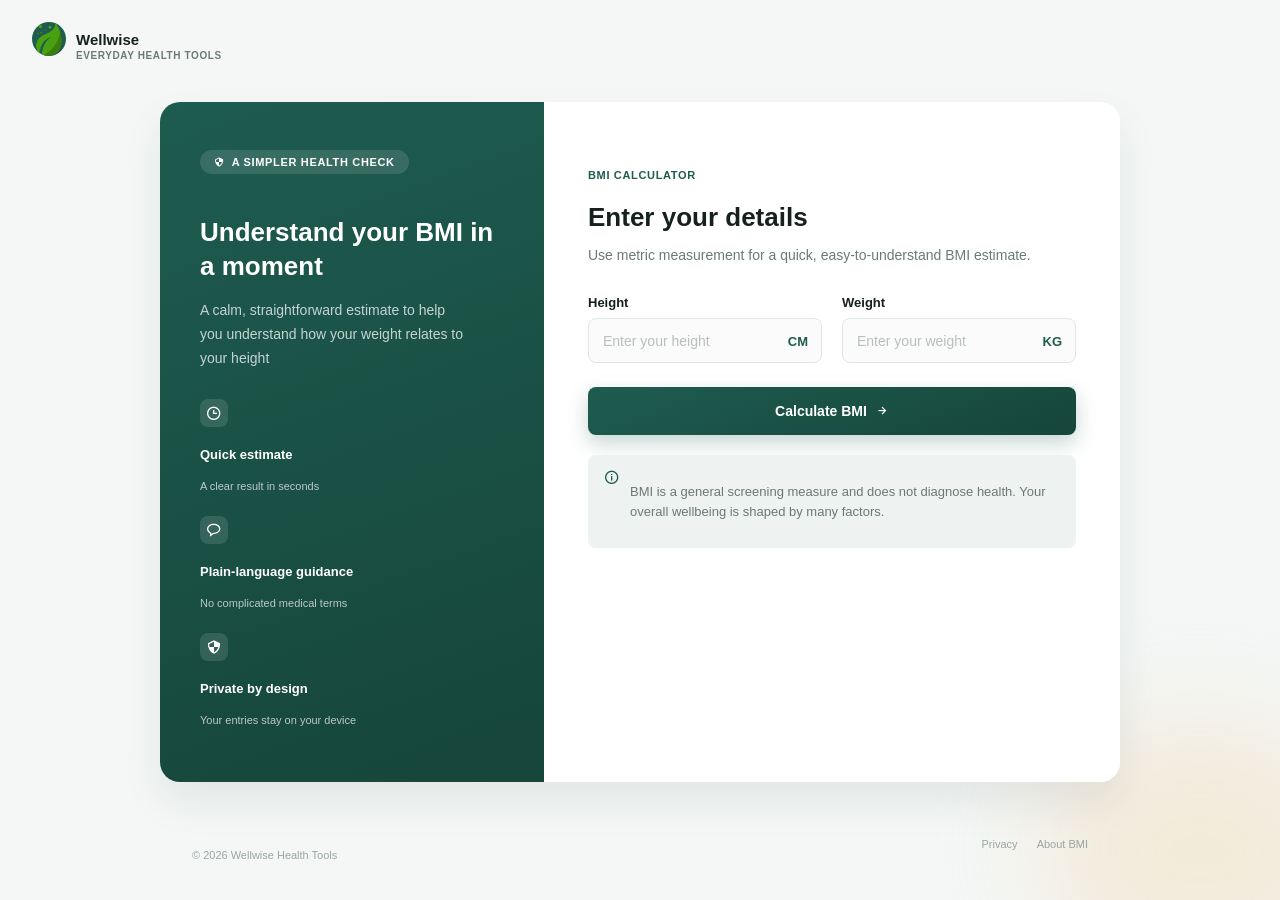
<file: index.html>
<!DOCTYPE html>
<html>
<head>
    <meta charset="UTF-8">
    <meta name="description" content="Free Web tutorials">
    <meta name="keywords" content="HTML, CSS, JavaScript">
    <meta name="author" content="John Doe">
    <meta name="viewport" content="width=device-width, initial-scale=1.0"> 
    <meta name="google-site-verification" content="0bkXFt2g_6OE0Pd281PiGgFS-j4vz4OYF9jkLHniqkI" />
    <link rel="stylesheet" href="style.css">
    <link href='https://unpkg.com/boxicons@2.1.4/css/boxicons.min.css' rel='stylesheet'>
    <title>BMI Calculator</title>
</head>
<body>

    <div class="circle"></div>

    <header>
        <div class="header">
            <img src="leaf.png" class="icon">
            <h3 class="text-icon">Wellwise<span id="text-span">EVERYDAY HEALTH TOOLS</span></h3>
        </div>
    </header>

    <div class="content">

        <div class="aside">
            <aside>
                <span class="badge"><i class='bx bx-shield-quarter'></i> A SIMPLER HEALTH CHECK</span>
                <h2 class="h2-aside">Understand your<span class="haside"> BMI in a moment</span></h2>
                <p class="aside-p">A calm, straightforward estimate to help<br>you understand how your weight relates to<br>your height</p>

                <div class="icons">
                    <div class="clock-icon">
                        <i class='bx bx-time'></i>
                    </div>
                    <h3 class="h-i">Quick estimate</h3>
                    <p class="p1">A clear result in seconds</p>

                    <div class="m-icon">
                        <i class='bx bx-message-rounded'></i>
                    </div>
                    <h3 class="h-i">Plain-language guidance</h3>
                    <p class="p1">No complicated medical terms</p>

                    <div class="shield-icon">
                        <i class='bx bx-shield-quarter'></i>
                    </div>
                    <h3 class="h-i">Private by design</h3>
                    <p class="p1">Your entries stay on your device</p>
                </div>
            </aside>
        </div>

        <section class="bmi-section">
            <h5 class="h5">BMI CALCULATOR</h5>
            <h1 class="m-h1">Enter your details</h1>
            <p class="p-section">Use metric measurement for a quick, easy-to-understand BMI estimate.</p>

            <form class="form-input">
                <div class="form">

                    <div class="input-group">
                        <label class="Height">Height</label>
                        <div class="input-box">
                            <input type="number" class="height" placeholder="Enter your height">
                            <span>CM</span>
                        </div>
                    </div>

                    <div class="input-group">
                        <label class="Weight">Weight</label>
                        <div class="input-box">
                            <input type="number" class="weight" placeholder="Enter your weight">
                            <span>KG</span>
                        </div>
                    </div>

                </div>

                <button class="btn" type="button">Calculate BMI <i class='bx bx-right-arrow-alt'></i></button>

                <div class="note-box">
                    <i class='bx bx-info-circle'></i>
                    <p>BMI is a general screening measure and does not diagnose health. Your overall wellbeing is shaped by many factors.</p>
                </div>
            </form>
        </section>

    </div>

    <footer>
        <p>&copy; 2026 Wellwise Health Tools</p>
        <div class="footer-links">
            <a href="#">Privacy</a>
            <a href="#">About BMI</a>
        </div>
    </footer>
<script src="script.js"></script>
</body>
</html>
</file>
<file: style.css>
* {
    box-sizing: border-box;
}

body {
    width: 100%;
    min-height: 100vh;
    margin: 0;
    font-family: -apple-system, BlinkMacSystemFont, 'Segoe UI', Roboto, Arial, sans-serif;
    background-color: #f4f7f6;
    color: #6b7a76;
    position: relative;
    overflow-x: hidden;
}

/* decorative soft corner blob, like the screenshot */
.circle {
    position: fixed;
    bottom: -80px;
    right: -80px;
    width: 320px;
    height: 260px;
    background: #f2e2c8;
    filter: blur(50px);
    opacity: 0.6;
    border-radius: 50%;
    z-index: -1;
}

/* =========================
   HEADER / NAV
========================= */

header {
    padding: 16px 32px;
}

.header {
    display: flex;
    align-items: center;
    gap: 10px;
}

.icon {
    border: none;
    border-radius: 50%;
    background-color: #1e5c4f;
    width: 34px;
    height: 34px;
    margin-left: 0;
    transform: none;
}

.text-icon {
    display: flex;
    flex-direction: column;
    font-size: 15px;
    font-family: inherit;
    font-weight: 700;
    color: #16211e;
    line-height: 1.25;
    margin-bottom: 0;
    transform: none;
}

#text-span {
    display: block;
    font-size: 10px;
    font-family: inherit;
    letter-spacing: 0.06em;
    color: #6b7a76;
}

/* =========================
   CARD LAYOUT
========================= */

.content {
    width: 100%;
    max-width: 960px;
    min-height: auto;
    height: auto;
    margin: 24px auto 40px;
    border: 0;
    border-radius: 20px;
    display: flex;
    overflow: hidden;
    box-shadow: 0 20px 40px rgba(20, 40, 35, 0.08);
    background-color: #ffffff;
}

/* =========================
   LEFT PANEL (aside)
========================= */

.aside {
    width: 40%;
    min-height: auto;
    height: auto;
    background: linear-gradient(160deg, #1e5c4f, #16453b);
    border-radius: 0;
}

.aside aside {
    display: block;
    height: 100%;
    padding: 48px 40px;
}

.badge {
    display: inline-flex;
    align-items: center;
    gap: 6px;
    background: rgba(255, 255, 255, 0.12);
    border-radius: 999px;
    padding: 6px 14px;
    font-size: 11px;
    font-weight: 600;
    letter-spacing: 0.06em;
    text-transform: uppercase;
    color: #ffffff;
    margin-bottom: 20px;
}

.h2-aside {
    font-size: 26px;
    line-height: 1.3;
    justify-content: flex-start;
    align-items: flex-start;
    display: block;
    color: white;
    font-weight: 700;
    margin-bottom: 16px;
}

.h2-aside .haside {
    justify-content: flex-start;
    align-items: flex-start;
    display: inline;
    padding-bottom: 0;
}

.aside-p {
    font-size: 14px;
    line-height: 1.7;
    font-family: inherit;
    color: rgba(255, 255, 255, 0.75);
    margin-bottom: 28px;
}

.icons {
    display: flex;
    flex-direction: column;
    gap: 16px;
}

.clock-icon,
.shield-icon,
.m-icon {
    width: 28px;
    height: 28px;
    border-radius: 8px;
    background: rgba(255, 255, 255, 0.12);
    display: flex;
    align-items: center;
    justify-content: center;
    flex-shrink: 0;
    color: #ffffff;
    margin-bottom: 4px;
}

.h-i {
    font-size: 13px;
    font-weight: 600;
    color: #ffffff;
    margin-bottom: 2px;
    margin-top: 0;
    transform: none;
}

.p1 {
    font-size: 11px;
    color: rgba(255, 255, 255, 0.7);
    margin-top: 0;
    margin-bottom: 8px;
    transform: none;
}

/* =========================
   BMI SECTION (right panel)
========================= */

.bmi-section {
    width: 60%;
    min-height: auto;
    padding: 48px 44px;
    display: block;
    border: none;
    border-radius: 0;
    background-color: #ffffff;
}

.h5 {
    font-size: 11px;
    font-family: inherit;
    font-weight: 700;
    letter-spacing: 0.06em;
    text-transform: uppercase;
    color: #1e5c4f;
    transform: none;
    margin-bottom: 8px;
}

.m-h1 {
    font-size: 26px;
    font-family: inherit;
    font-weight: 700;
    color: #16211e;
    transform: none;
    margin-bottom: 8px;
}

.p-section {
    font-size: 14px;
    font-family: inherit;
    transform: none;
    color: #6b7a76;
    margin-bottom: 32px;
}

/* =========================
   FORM
========================= */

.form-input {
    width: 100%;
}

.form {
    display: flex;
    flex-direction: row;
    gap: 20px;
    width: 100%;
    margin-bottom: 24px;
}

.input-group {
    flex: 1;
    min-width: 0;
}

.Height,
.Weight {
    display: block;
    font-size: 13px;
    font-weight: 600;
    font-family: inherit;
    color: #16211e;
    margin-bottom: 8px;
}

.input-box {
    position: relative;
    width: 100%;
}

.height,
.weight {
    width: 100%;
    max-width: 100%;
    height: 45px;
    padding: 8px 44px 8px 14px;
    font-size: 14px;
    font-family: inherit;
    border-radius: 8px;
    border: 1px solid #e0e6e4;
    background-color: #fafbfa;
    color: #16211e;
}

.height::placeholder,
.weight::placeholder {
    color: #b7c0bd;
}

.height:focus,
.weight:focus {
    outline: none;
    border-color: #1e5c4f;
    box-shadow: 0 0 0 3px rgba(30, 92, 79, 0.12);
}

.input-box span {
    position: absolute;
    right: 14px;
    top: 50%;
    transform: translateY(-50%);
    color: #1e5c4f;
    font-size: 13px;
    font-weight: 600;
    font-family: inherit;
    pointer-events: none;
}

/* =========================
   BUTTON
========================= */

.btn {
    display: flex;
    width: 100%;
    margin-top: 0;
    margin-right: 0;
    transform: none;
    padding: 16px;
    border: none;
    border-radius: 8px;

    background: linear-gradient(160deg, #1e5c4f, #16453b);
    color: #ffffff;

    font-size: 14px;
    font-family: inherit;
    font-weight: 600;

    box-shadow: 0 8px 20px rgba(30, 92, 79, 0.25);

    cursor: pointer;

    align-items: center;
    justify-content: center;
    gap: 8px;

    transition: transform 0.15s ease,
                box-shadow 0.15s ease;
}

.btn:hover {
    transform: translateY(-1px);
    box-shadow: 0 12px 24px rgba(30, 92, 79, 0.3);
}

/* =========================
   NOTE BOX (disclaimer)
========================= */

.note-box {
    display: flex;
    gap: 10px;
    align-items: flex-start;
    background: #eef2f1;
    border-radius: 8px;
    padding: 14px 16px;
    margin-top: 20px;
    font-size: 13px;
    line-height: 1.5;
    color: #6b7a76;
}

.note-box i {
    flex-shrink: 0;
    color: #1e5c4f;
    font-size: 16px;
}

/* =========================
   FOOTER
========================= */

footer {
    display: flex;
    justify-content: space-between;
    max-width: 960px;
    margin: 0 auto;
    padding: 16px 32px;
    font-size: 11px;
    color: #9aa6a2;
}

.footer-links a {
    color: #9aa6a2;
    text-decoration: none;
    margin-left: 16px;
}

/* =========================
   TABLET
========================= */

@media (max-width: 768px) {

    .content {
        width: 90%;
        flex-direction: column;
    }

    .aside {
        width: 100%;
    }

    .aside aside {
        padding: 32px;
    }

    .h2-aside {
        font-size: 24px;
    }

    .icons {
        padding-top: 12px;
        gap: 10px;
    }

    .text-icon {
        font-size: 15px;
    }

    .bmi-section {
        width: 100%;
        padding: 32px;
        display: block;
    }

    .form-input {
        width: 100%;
    }

    .form {
        width: 100%;
        gap: 14px;
        flex-direction: column;
    }

    .input-group {
        flex: 1;
        min-width: 0;
    }

    .height,
    .weight {
        width: 100%;
        max-width: 100%;
        font-size: 15px;
    }

    .btn {
        width: 100%;
    }
}

/* =========================
   PHONE
========================= */

@media (max-width: 480px) {

    .content {
        width: 95%;
    }

    .aside {
        width: 100%;
    }

    .aside aside {
        padding: 24px;
    }

    .h2-aside {
        font-size: 22px;
    }

    .text-icon {
        font-size: 14px;
    }

    #text-span {
        font-size: 9px;
    }

    .icons {
        gap: 8px;
        padding-top: 10px;
    }

    .bmi-section {
        width: 100%;
        padding: 24px;
    }

    .form {
        gap: 10px;
    }

    .height,
    .weight {
        width: 100%;
        height: 42px;
        padding: 8px 36px 8px 12px;
        font-size: 14px;
    }

    .btn {
        width: 100%;
        margin-top: 4px;
        padding: 14px;
        font-size: 14px;
    }

    footer {
        flex-direction: column;
        gap: 8px;
        padding: 16px 24px;
    }
}

/* =========================
   VERY SMALL PHONES
========================= */

@media (max-width: 360px) {

    .content {
        width: 98%;
    }

    .aside aside {
        padding: 16px;
    }

    .h2-aside {
        font-size: 20px;
    }

    .bmi-section {
        padding: 16px;
    }

    .height,
    .weight {
        font-size: 13px;
    }

    .btn {
        padding: 13px;
        font-size: 13px;
    }
}
</file>
